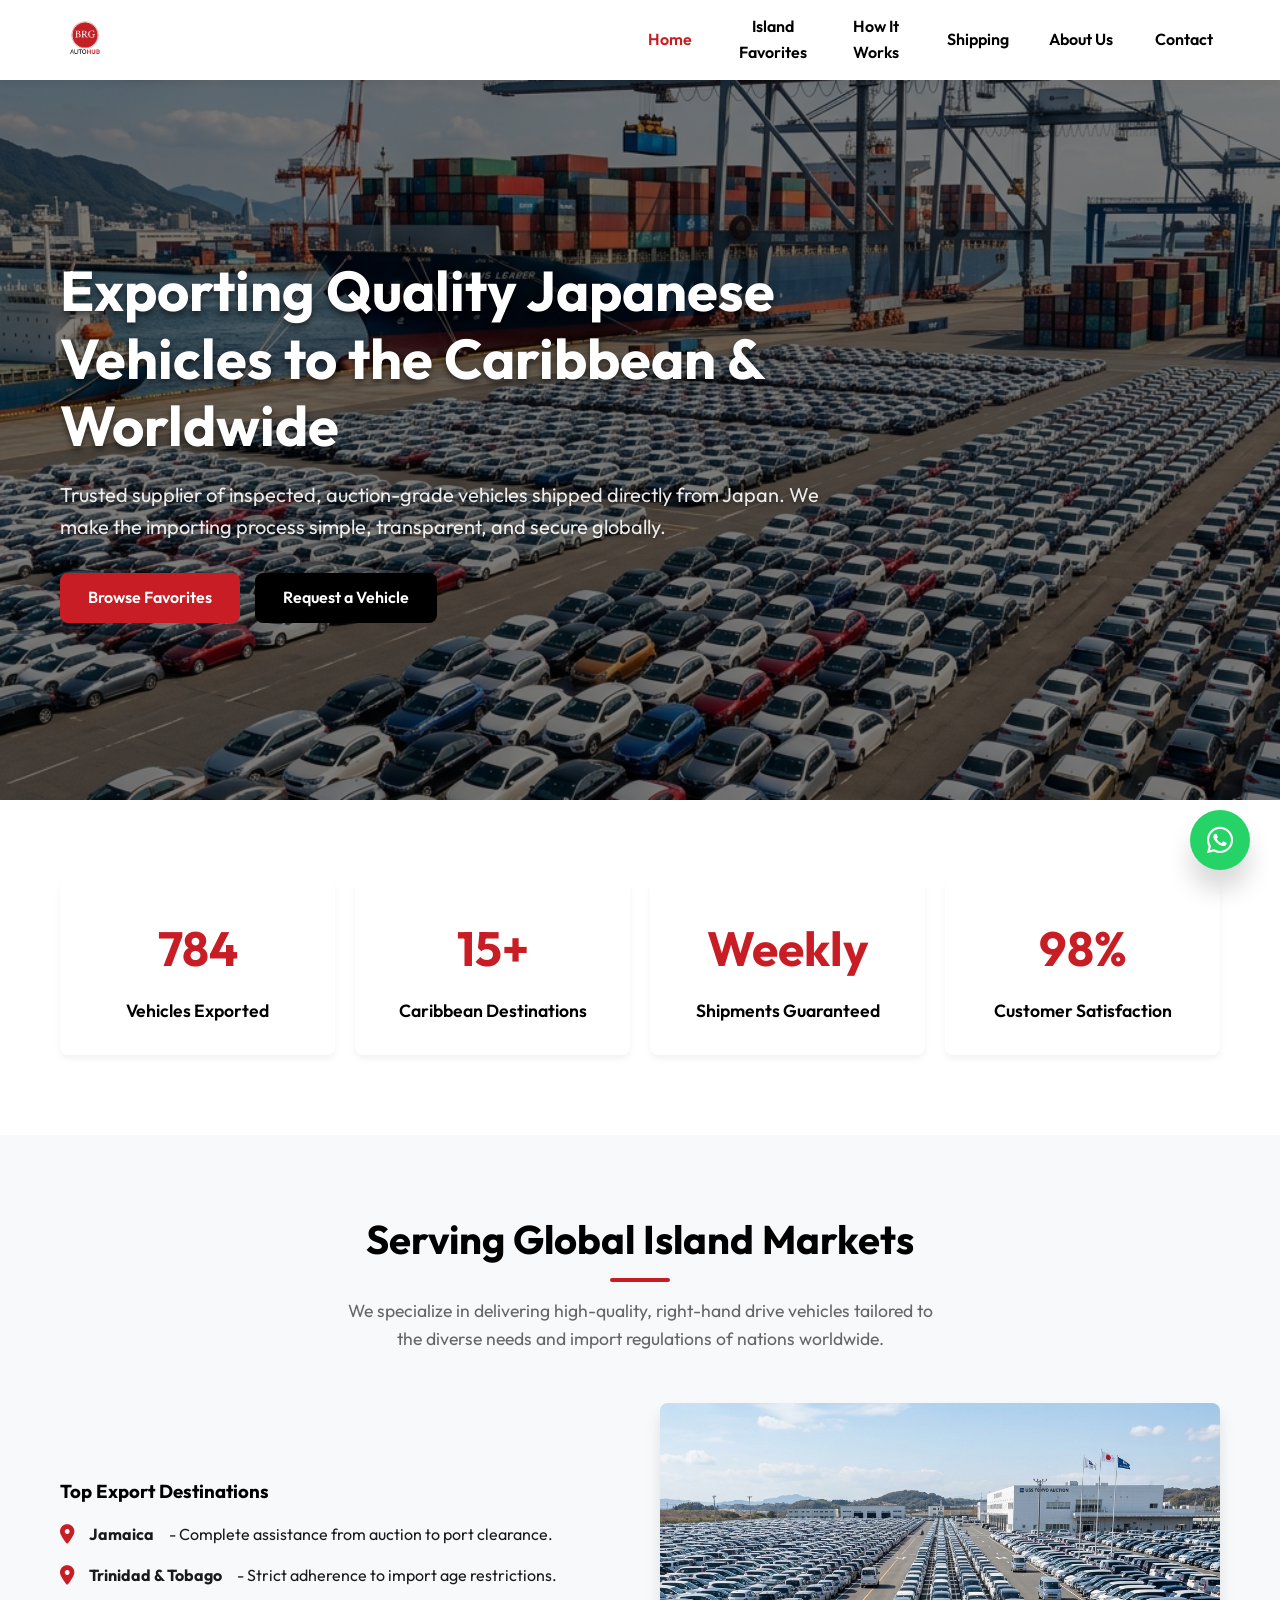
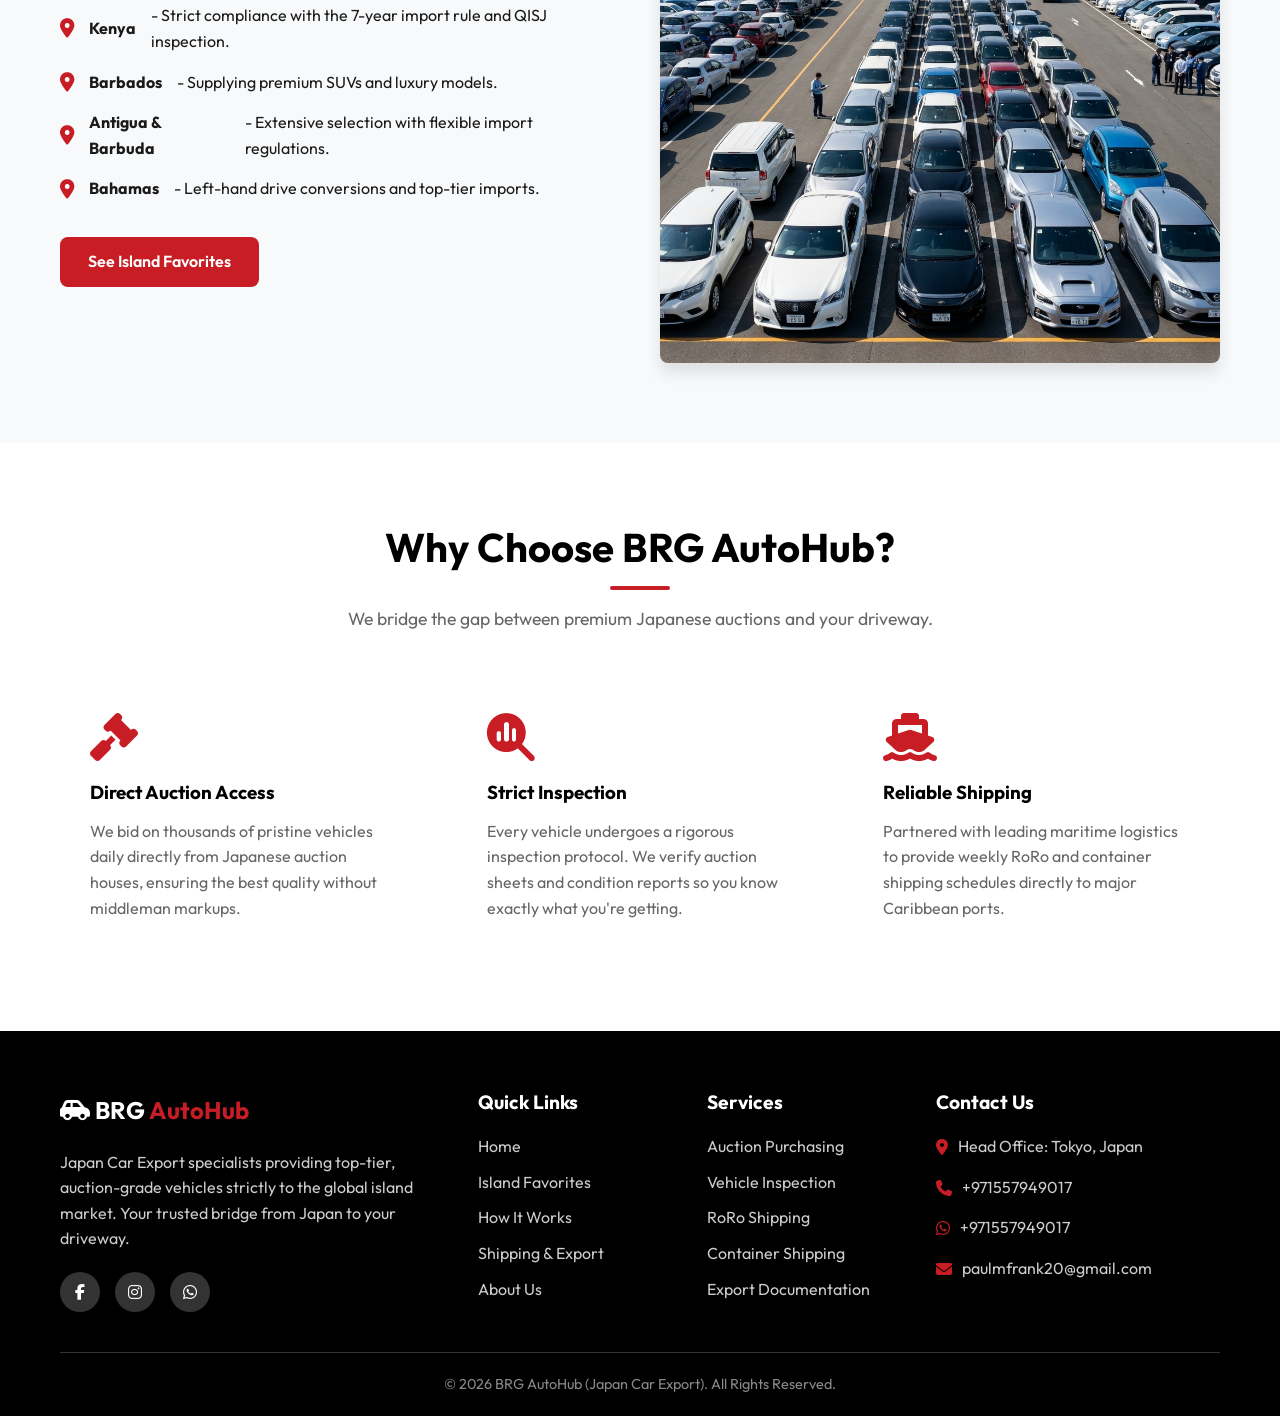
<file: index.html>
<!DOCTYPE html>
<html lang="en">

<head>
    <meta charset="UTF-8">
    <meta name="viewport" content="width=device-width, initial-scale=1.0">
    <title>Japan Car Export | Quality Vehicles to the Caribbean & Global Islands</title>
    <meta name="description"
        content="Trusted supplier of inspected, auction-grade Japanese vehicles exported directly to Jamaica, Trinidad & Tobago, Bahamas, Kenya, Antigua and Barbuda, and the wider global market.">
    <link rel="stylesheet" href="css/styles.css">
    <link rel="stylesheet" href="https://cdnjs.cloudflare.com/ajax/libs/font-awesome/6.4.0/css/all.min.css">
</head>

<body>

    <!-- Header Navigation -->
    <header>
        <div class="container nav-container">
            <a href="index.html" class="logo">
                <img src="images/logo.png" alt="BRG AutoHub Logo">
            </a>

            <button class="mobile-menu-btn">
                <i class="fa-solid fa-bars"></i>
            </button>

            <ul class="nav-links">
                <li><a href="index.html">Home</a></li>
                <li><a href="favorites.html">Island Favorites</a></li>
                <li><a href="how-it-works.html">How It Works</a></li>
                <li><a href="shipping.html">Shipping</a></li>
                <li><a href="about.html">About Us</a></li>
                <li><a href="contact.html">Contact</a></li>
            </ul>
        </div>
    </header>

    <!-- Hero Section -->
    <section class="hero">
        <img src="images/hero.png" alt="Container ships at port" class="hero-bg">
        <div class="container relative z-index-2">
            <div class="hero-content fade-up">
                <h1>Exporting Quality Japanese Vehicles to the Caribbean & Worldwide</h1>
                <p>Trusted supplier of inspected, auction-grade vehicles shipped directly from Japan. We make the
                    importing process simple, transparent, and secure globally.</p>
                <div class="hero-btns">
                    <a href="favorites.html" class="btn btn-primary">Browse Favorites</a>
                    <a href="contact.html" class="btn btn-secondary">Request a Vehicle</a>
                </div>
            </div>
        </div>
    </section>

    <!-- Stats Section -->
    <section class="section">
        <div class="container">
            <div class="stats-container fade-up">
                <div class="stat-item">
                    <div class="stat-number counter" data-target="3500" data-plus="true">0</div>
                    <div class="stat-label">Vehicles Exported</div>
                </div>
                <div class="stat-item">
                    <div class="stat-number counter" data-target="15" data-plus="true">0</div>
                    <div class="stat-label">Caribbean Destinations</div>
                </div>
                <div class="stat-item">
                    <div class="stat-number">Weekly</div>
                    <div class="stat-label">Shipments Guaranteed</div>
                </div>
                <div class="stat-item">
                    <div class="stat-number">98%</div>
                    <div class="stat-label">Customer Satisfaction</div>
                </div>
            </div>
        </div>
    </section>

    <!-- Caribbean Focus Section -->
    <section class="section section-light">
        <div class="container">
            <h2 class="section-title fade-up">Serving Global Island Markets</h2>
            <p class="section-subtitle fade-up">We specialize in delivering high-quality, right-hand drive vehicles
                tailored to the diverse needs and import regulations of nations worldwide.</p>

            <div class="grid-2 fade-up" style="margin-top: 40px;">
                <div>
                    <h3 style="margin-bottom: 20px;">Top Export Destinations</h3>
                    <ul style="list-style: none; padding: 0;">
                        <li style="margin-bottom: 15px; display: flex; align-items: center; gap: 15px;">
                            <i class="fa-solid fa-location-dot" style="color: var(--primary); font-size: 1.2rem;"></i>
                            <strong>Jamaica</strong> - Complete assistance from auction to port clearance.
                        </li>
                        <li style="margin-bottom: 15px; display: flex; align-items: center; gap: 15px;">
                            <i class="fa-solid fa-location-dot" style="color: var(--primary); font-size: 1.2rem;"></i>
                            <strong>Trinidad & Tobago</strong> - Strict adherence to import age restrictions.
                        </li>
                        <li style="margin-bottom: 15px; display: flex; align-items: center; gap: 15px;">
                            <i class="fa-solid fa-location-dot" style="color: var(--primary); font-size: 1.2rem;"></i>
                            <strong>Kenya</strong> - Strict compliance with the 7-year import rule and QISJ inspection.
                        </li>
                        <li style="margin-bottom: 15px; display: flex; align-items: center; gap: 15px;">
                            <i class="fa-solid fa-location-dot" style="color: var(--primary); font-size: 1.2rem;"></i>
                            <strong>Barbados</strong> - Supplying premium SUVs and luxury models.
                        </li>
                        <li style="margin-bottom: 15px; display: flex; align-items: center; gap: 15px;">
                            <i class="fa-solid fa-location-dot" style="color: var(--primary); font-size: 1.2rem;"></i>
                            <strong>Antigua & Barbuda</strong> - Extensive selection with flexible import regulations.
                        </li>
                        <li style="margin-bottom: 15px; display: flex; align-items: center; gap: 15px;">
                            <i class="fa-solid fa-location-dot" style="color: var(--primary); font-size: 1.2rem;"></i>
                            <strong>Bahamas</strong> - Left-hand drive conversions and top-tier imports.
                        </li>
                    </ul>
                    <a href="favorites.html" class="btn btn-primary" style="margin-top: 20px;">See Island Favorites</a>
                </div>
                <div>
                    <!-- Visual representation of shipment -->
                    <img src="images/auction.png" alt="Japan Car Auction Yard"
                        style="border-radius: var(--radius); box-shadow: var(--shadow-md);">
                </div>
            </div>
        </div>
    </section>

    <!-- Visual Process Overview -->
    <section class="section">
        <div class="container text-center">
            <h2 class="section-title fade-up">Why Choose BRG AutoHub?</h2>
            <p class="section-subtitle fade-up">We bridge the gap between premium Japanese auctions and your driveway.
            </p>

            <div class="grid-3 fade-up" style="margin-top: 50px;">
                <div class="card" style="padding: 30px; border: none; background: transparent; box-shadow: none;">
                    <i class="fa-solid fa-gavel"
                        style="font-size: 3rem; color: var(--primary); margin-bottom: 20px;"></i>
                    <h3>Direct Auction Access</h3>
                    <p style="color: var(--text-grey); margin-top: 15px;">We bid on thousands of pristine vehicles daily
                        directly from Japanese auction houses, ensuring the best quality without middleman markups.</p>
                </div>
                <div class="card" style="padding: 30px; border: none; background: transparent; box-shadow: none;">
                    <i class="fa-solid fa-magnifying-glass-chart"
                        style="font-size: 3rem; color: var(--primary); margin-bottom: 20px;"></i>
                    <h3>Strict Inspection</h3>
                    <p style="color: var(--text-grey); margin-top: 15px;">Every vehicle undergoes a rigorous inspection
                        protocol. We verify auction sheets and condition reports so you know exactly what you're
                        getting.</p>
                </div>
                <div class="card" style="padding: 30px; border: none; background: transparent; box-shadow: none;">
                    <i class="fa-solid fa-ship"
                        style="font-size: 3rem; color: var(--primary); margin-bottom: 20px;"></i>
                    <h3>Reliable Shipping</h3>
                    <p style="color: var(--text-grey); margin-top: 15px;">Partnered with leading maritime logistics to
                        provide weekly RoRo and container shipping schedules directly to major Caribbean ports.</p>
                </div>
            </div>
        </div>
    </section>

    <!-- Footer -->
    <footer>
        <div class="container">
            <div class="footer-grid">
                <div>
                    <div class="footer-logo">
                        <i class="fa-solid fa-car-side"></i> BRG <span>AutoHub</span>
                    </div>
                    <p class="footer-desc">Japan Car Export specialists providing top-tier, auction-grade vehicles
                        strictly to the global island market. Your trusted bridge from Japan to your driveway.</p>
                    <div class="social-links">
                        <a href="https://www.facebook.com/brgautohubjamaica?mibextid=ZbWKwL" target="_blank"
                            class="social-btn"><i class="fa-brands fa-facebook-f"></i></a>
                        <a href="#" class="social-btn"><i class="fa-brands fa-instagram"></i></a>
                        <a href="#" class="social-btn"><i class="fa-brands fa-whatsapp"></i></a>
                    </div>
                </div>

                <div>
                    <h4 class="footer-heading">Quick Links</h4>
                    <ul class="footer-links">
                        <li><a href="index.html">Home</a></li>
                        <li><a href="favorites.html">Island Favorites</a></li>
                        <li><a href="how-it-works.html">How It Works</a></li>
                        <li><a href="shipping.html">Shipping & Export</a></li>
                        <li><a href="about.html">About Us</a></li>
                    </ul>
                </div>

                <div>
                    <h4 class="footer-heading">Services</h4>
                    <ul class="footer-links">
                        <li><a href="#">Auction Purchasing</a></li>
                        <li><a href="#">Vehicle Inspection</a></li>
                        <li><a href="#">RoRo Shipping</a></li>
                        <li><a href="#">Container Shipping</a></li>
                        <li><a href="#">Export Documentation</a></li>
                    </ul>
                </div>

                <div>
                    <h4 class="footer-heading">Contact Us</h4>
                    <ul class="footer-links footer-contact">
                        <li><i class="fa-solid fa-location-dot"></i> <span>Head Office: Tokyo, Japan</span></li>
                        <li><i class="fa-solid fa-phone"></i> <span>+971557949017</span></li>
                        <li><i class="fa-brands fa-whatsapp"></i> <span>+971557949017</span></li>
                        <li><i class="fa-solid fa-envelope"></i> <span>paulmfrank20@gmail.com</span></li>
                    </ul>
                </div>
            </div>

            <div class="footer-bottom">
                <p>&copy; 2026 BRG AutoHub (Japan Car Export). All Rights Reserved.</p>
            </div>
        </div>
    </footer>

    <!-- WhatsApp Floating Button -->
    <a href="https://wa.me/971557949017" class="whatsapp-float" target="_blank" rel="noopener noreferrer">
        <i class="fa-brands fa-whatsapp"></i>
    </a>

    <script src="js/main.js"></script>
</body>

</html>
</file>
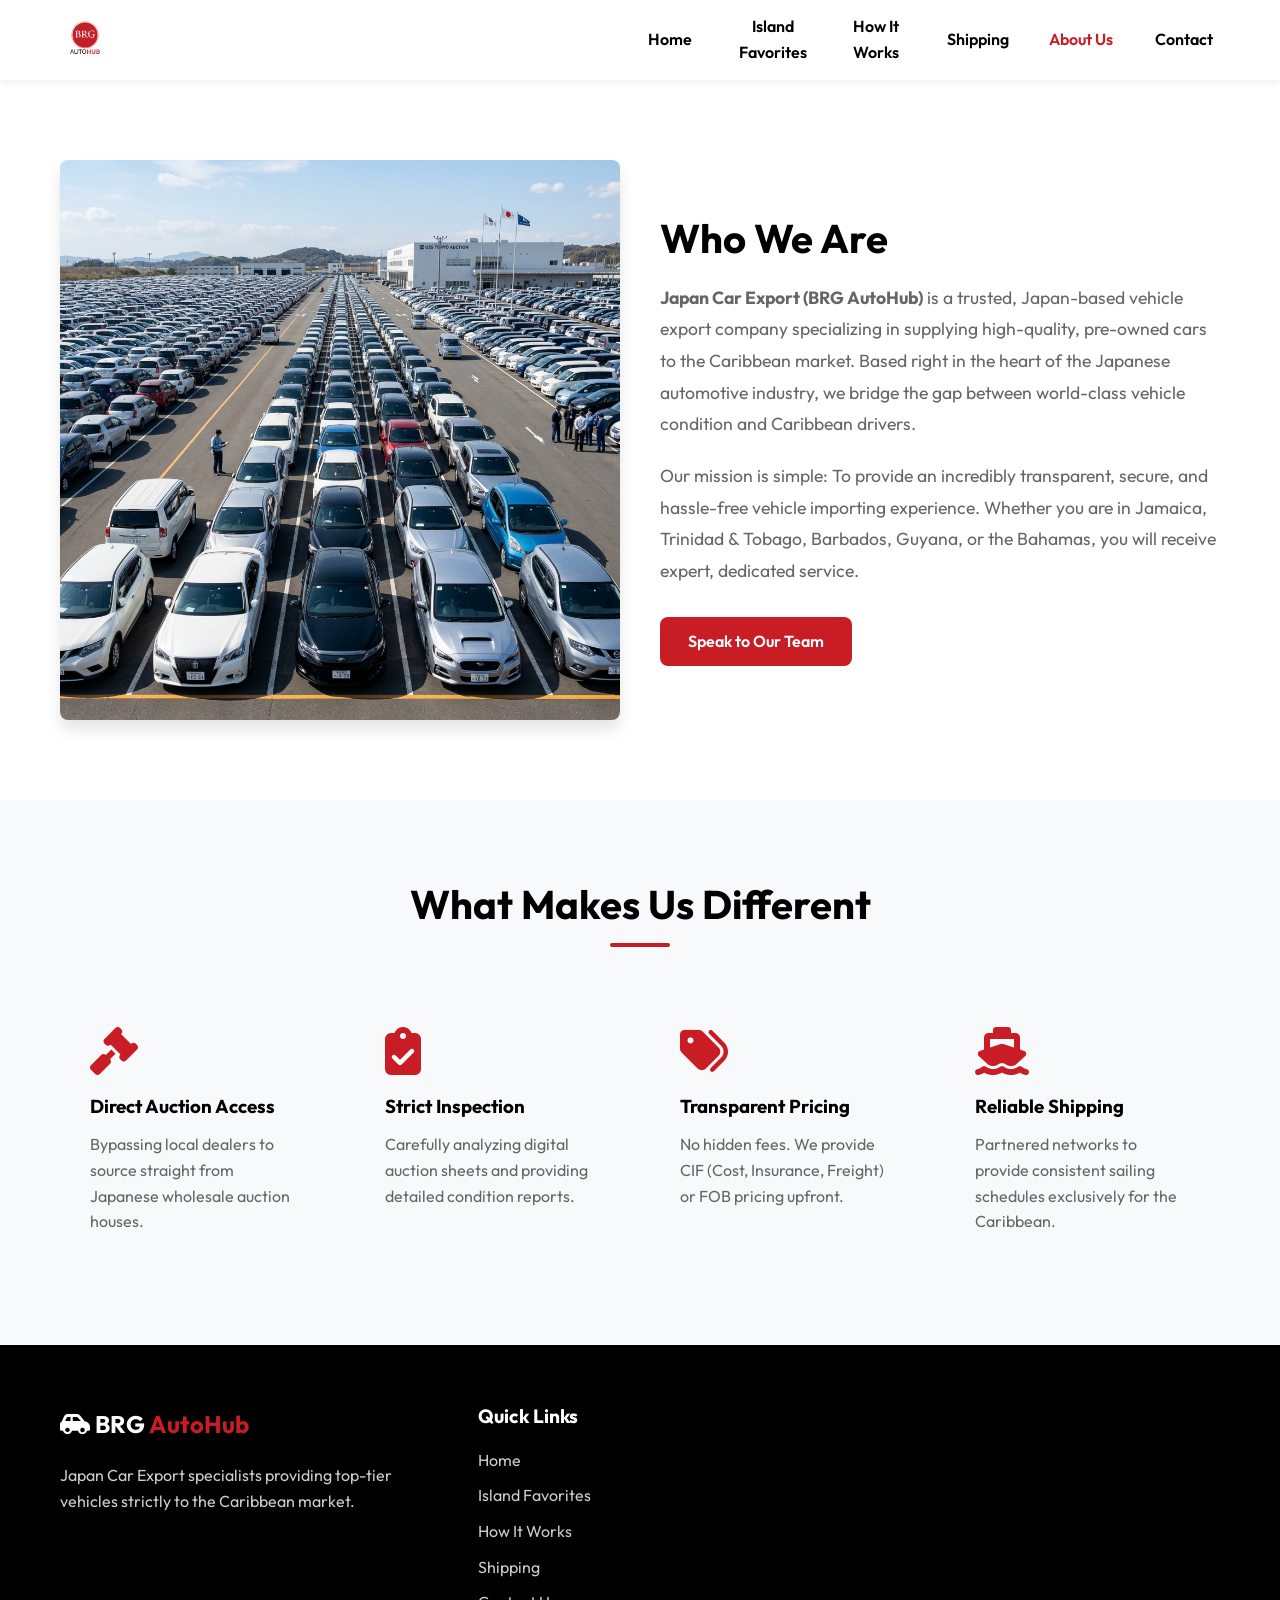
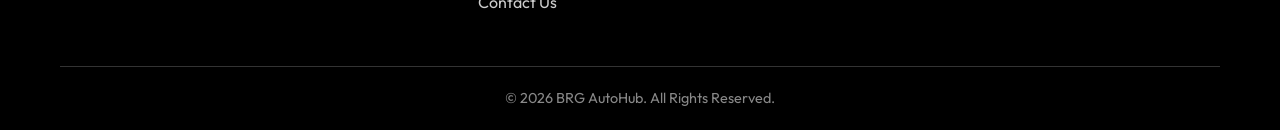
<file: about.html>
<!DOCTYPE html>
<html lang="en">
<head>
    <meta charset="UTF-8">
    <meta name="viewport" content="width=device-width, initial-scale=1.0">
    <title>About Us | Japan Car Export</title>
    <meta name="description" content="Japan Car Export (BRG AutoHub) is a Japan-based vehicle export company supplying reliable cars to the Caribbean.">
    <link rel="stylesheet" href="css/styles.css">
    <link rel="stylesheet" href="https://cdnjs.cloudflare.com/ajax/libs/font-awesome/6.4.0/css/all.min.css">
</head>
<body>

    <!-- Header Navigation -->
    <header>
        <div class="container nav-container">
            <a href="index.html" class="logo">
                <img src="images/logo.png" alt="BRG AutoHub Logo">
            </a>
            
            <button class="mobile-menu-btn">
                <i class="fa-solid fa-bars"></i>
            </button>
            
            <ul class="nav-links">
                <li><a href="index.html">Home</a></li>
                <li><a href="favorites.html">Island Favorites</a></li>
                <li><a href="how-it-works.html">How It Works</a></li>
                <li><a href="shipping.html">Shipping</a></li>
                <li><a href="about.html" class="active">About Us</a></li>
                <li><a href="contact.html">Contact</a></li>
            </ul>
        </div>
    </header>

    <section class="section">
        <div class="container">
            <div class="grid-2 fade-up">
                <div>
                    <img src="images/auction.png" alt="Japan Car Export Team at Auction" style="border-radius: var(--radius); box-shadow: var(--shadow-md);">
                </div>
                <div>
                    <h1 style="font-size: 2.5rem; margin-bottom: 20px;">Who We Are</h1>
                    <p style="color: var(--text-grey); margin-bottom: 20px; font-size: 1.1rem; line-height: 1.8;">
                        <strong>Japan Car Export (BRG AutoHub)</strong> is a trusted, Japan-based vehicle export company specializing in supplying high-quality, pre-owned cars to the Caribbean market. Based right in the heart of the Japanese automotive industry, we bridge the gap between world-class vehicle condition and Caribbean drivers.
                    </p>
                    <p style="color: var(--text-grey); margin-bottom: 30px; font-size: 1.1rem; line-height: 1.8;">
                        Our mission is simple: To provide an incredibly transparent, secure, and hassle-free vehicle importing experience. Whether you are in Jamaica, Trinidad & Tobago, Barbados, Guyana, or the Bahamas, you will receive expert, dedicated service.
                    </p>
                    <a href="contact.html" class="btn btn-primary">Speak to Our Team</a>
                </div>
            </div>
        </div>
    </section>

    <section class="section section-light text-center">
        <div class="container">
            <h2 class="section-title fade-up">What Makes Us Different</h2>
            <div class="grid-4 fade-up" style="margin-top: 50px;">
                <div class="card" style="padding: 30px; box-shadow: none; border: none; background: transparent;">
                    <i class="fa-solid fa-gavel" style="font-size: 3rem; color: var(--primary); margin-bottom: 20px;"></i>
                    <h3 style="margin-bottom: 15px;">Direct Auction Access</h3>
                    <p style="color: var(--text-grey);">Bypassing local dealers to source straight from Japanese wholesale auction houses.</p>
                </div>
                <div class="card" style="padding: 30px; box-shadow: none; border: none; background: transparent;">
                    <i class="fa-solid fa-clipboard-check" style="font-size: 3rem; color: var(--primary); margin-bottom: 20px;"></i>
                    <h3 style="margin-bottom: 15px;">Strict Inspection</h3>
                    <p style="color: var(--text-grey);">Carefully analyzing digital auction sheets and providing detailed condition reports.</p>
                </div>
                <div class="card" style="padding: 30px; box-shadow: none; border: none; background: transparent;">
                    <i class="fa-solid fa-tags" style="font-size: 3rem; color: var(--primary); margin-bottom: 20px;"></i>
                    <h3 style="margin-bottom: 15px;">Transparent Pricing</h3>
                    <p style="color: var(--text-grey);">No hidden fees. We provide CIF (Cost, Insurance, Freight) or FOB pricing upfront.</p>
                </div>
                <div class="card" style="padding: 30px; box-shadow: none; border: none; background: transparent;">
                    <i class="fa-solid fa-ship" style="font-size: 3rem; color: var(--primary); margin-bottom: 20px;"></i>
                    <h3 style="margin-bottom: 15px;">Reliable Shipping</h3>
                    <p style="color: var(--text-grey);">Partnered networks to provide consistent sailing schedules exclusively for the Caribbean.</p>
                </div>
            </div>
        </div>
    </section>

    <!-- Footer -->
    <footer>
        <div class="container">
            <div class="footer-grid">
                <div>
                    <div class="footer-logo"><i class="fa-solid fa-car-side"></i> BRG <span>AutoHub</span></div>
                    <p class="footer-desc">Japan Car Export specialists providing top-tier vehicles strictly to the Caribbean market.</p>
                </div>
                <div>
                    <h4 class="footer-heading">Quick Links</h4>
                    <ul class="footer-links">
                        <li><a href="index.html">Home</a></li>
                        <li><a href="favorites.html">Island Favorites</a></li>
                        <li><a href="how-it-works.html">How It Works</a></li>
                        <li><a href="shipping.html">Shipping</a></li>
                        <li><a href="contact.html">Contact Us</a></li>
                    </ul>
                </div>
            </div>
            <div class="footer-bottom">
                <p>&copy; 2026 BRG AutoHub. All Rights Reserved.</p>
            </div>
        </div>
    </footer>
    <script src="js/main.js"></script>
</body>
</html>
</file>
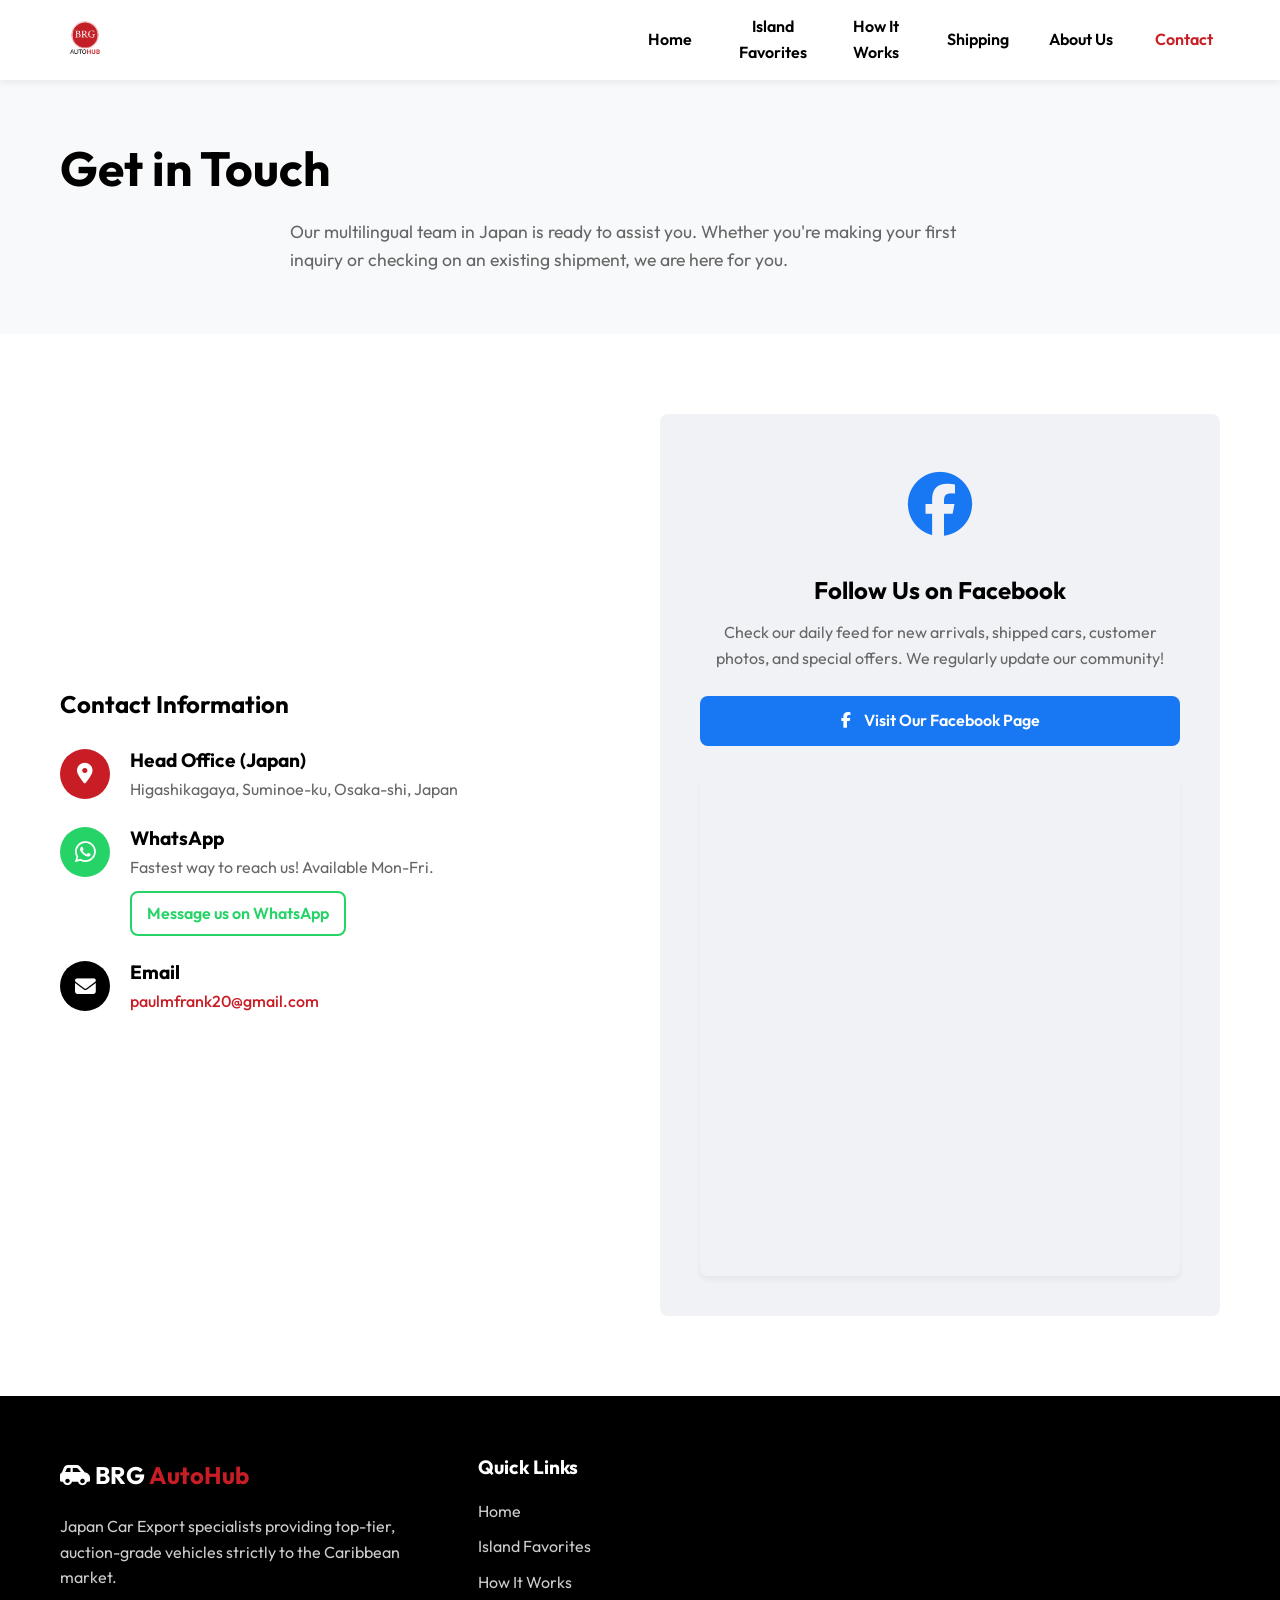
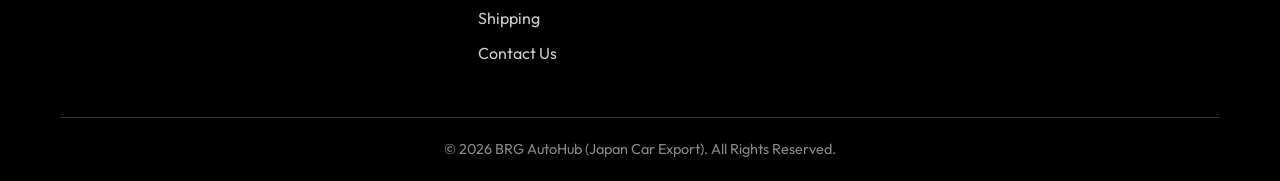
<file: contact.html>
<!DOCTYPE html>
<html lang="en">

<head>
    <meta charset="UTF-8">
    <meta name="viewport" content="width=device-width, initial-scale=1.0">
    <title>Contact Us | Japan Car Export</title>
    <meta name="description"
        content="Contact Japan Car Export via WhatsApp, Email, or visit our Japan Head Office. Check our Facebook page.">
    <link rel="stylesheet" href="css/styles.css">
    <link rel="stylesheet" href="https://cdnjs.cloudflare.com/ajax/libs/font-awesome/6.4.0/css/all.min.css">
</head>

<body>

    <!-- Header Navigation -->
    <header>
        <div class="container nav-container">
            <a href="index.html" class="logo">
                <img src="images/logo.png" alt="BRG AutoHub Logo">
            </a>

            <button class="mobile-menu-btn">
                <i class="fa-solid fa-bars"></i>
            </button>

            <ul class="nav-links">
                <li><a href="index.html">Home</a></li>
                <li><a href="favorites.html">Island Favorites</a></li>
                <li><a href="how-it-works.html">How It Works</a></li>
                <li><a href="shipping.html">Shipping</a></li>
                <li><a href="about.html">About Us</a></li>
                <li><a href="contact.html" class="active">Contact</a></li>
            </ul>
        </div>
    </header>

    <section class="section section-light" style="padding: 60px 0;">
        <div class="container text-center">
            <h1 class="fade-up" style="font-size: 3rem; margin-bottom: 20px;">Get in Touch</h1>
            <p class="fade-up" style="max-width: 700px; margin: 0 auto; color: var(--text-grey); font-size: 1.1rem;">
                Our multilingual team in Japan is ready to assist you. Whether you're making your first inquiry or
                checking on an existing shipment, we are here for you.
            </p>
        </div>
    </section>

    <section class="section">
        <div class="container">
            <div class="grid-2 fade-up">

                <!-- Contact Methods -->
                <div>
                    <h2 style="margin-bottom: 30px;">Contact Information</h2>

                    <div style="margin-bottom: 25px; display: flex; align-items: flex-start; gap: 20px;">
                        <div
                            style="width: 50px; height: 50px; background-color: var(--primary); color: white; display: flex; align-items: center; justify-content: center; border-radius: 50%; font-size: 1.3rem; flex-shrink: 0;">
                            <i class="fa-solid fa-location-dot"></i>
                        </div>
                        <div>
                            <h3 style="font-size: 1.2rem; margin-bottom: 5px;">Head Office (Japan)</h3>
                            <p style="color: var(--text-grey);">Higashikagaya, Suminoe-ku, Osaka-shi, Japan</p>
                        </div>
                    </div>

                    <div style="margin-bottom: 25px; display: flex; align-items: flex-start; gap: 20px;">
                        <div
                            style="width: 50px; height: 50px; background-color: #25d366; color: white; display: flex; align-items: center; justify-content: center; border-radius: 50%; font-size: 1.5rem; flex-shrink: 0;">
                            <i class="fa-brands fa-whatsapp"></i>
                        </div>
                        <div>
                            <h3 style="font-size: 1.2rem; margin-bottom: 5px;">WhatsApp</h3>
                            <p style="color: var(--text-grey); margin-bottom: 10px;">Fastest way to reach us! Available
                                Mon-Fri.</p>
                            <a href="https://wa.me/971557949017" target="_blank" class="btn btn-outline"
                                style="padding: 8px 15px; border-color: #25d366; color: #25d366;">Message us on
                                WhatsApp</a>
                        </div>
                    </div>

                    <div style="margin-bottom: 25px; display: flex; align-items: flex-start; gap: 20px;">
                        <div
                            style="width: 50px; height: 50px; background-color: var(--secondary); color: white; display: flex; align-items: center; justify-content: center; border-radius: 50%; font-size: 1.3rem; flex-shrink: 0;">
                            <i class="fa-solid fa-envelope"></i>
                        </div>
                        <div>
                            <h3 style="font-size: 1.2rem; margin-bottom: 5px;">Email</h3>
                            <a href="mailto:paulmfrank20@gmail.com"
                                style="color: var(--primary); font-weight: 500;">paulmfrank20@gmail.com</a>
                        </div>
                    </div>
                </div>

                <!-- Facebook Panel -->
                <div
                    style="background-color: #F0F2F5; padding: 40px; border-radius: var(--radius); text-align: center;">
                    <div style="font-size: 4rem; color: #1877F2; margin-bottom: 20px;">
                        <i class="fa-brands fa-facebook"></i>
                    </div>
                    <h2 style="margin-bottom: 15px;">Follow Us on Facebook</h2>
                    <p style="color: var(--text-grey); margin-bottom: 25px;">Check our daily feed for new arrivals,
                        shipped cars, customer photos, and special offers. We regularly update our community!</p>
                    <a href="https://www.facebook.com/brgautohubjamaica?mibextid=ZbWKwL" target="_blank"
                        class="btn btn-primary" style="background-color: #1877F2; width: 100%;">
                        <i class="fa-brands fa-facebook-f" style="margin-right: 10px;"></i> Visit Our Facebook Page
                    </a>
                    <div style="margin-top: 30px; display: flex; justify-content: center; overflow: hidden; border-radius: 8px; box-shadow: var(--shadow-sm);">
                        <iframe src="https://www.facebook.com/plugins/page.php?href=https%3A%2F%2Fwww.facebook.com%2Fbrgautohubjamaica&tabs=timeline&width=340&height=500&small_header=false&adapt_container_width=true&hide_cover=false&show_facepile=true&appId" width="340" height="500" style="border:none;overflow:hidden" scrolling="no" frameborder="0" allowfullscreen="true" allow="autoplay; clipboard-write; encrypted-media; picture-in-picture; web-share"></iframe>
                    </div>
                </div>

            </div>
        </div>
    </section>

    <!-- Footer -->
    <footer>
        <div class="container">
            <div class="footer-grid">
                <div>
                    <div class="footer-logo">
                        <i class="fa-solid fa-car-side"></i> BRG <span>AutoHub</span>
                    </div>
                    <p class="footer-desc">Japan Car Export specialists providing top-tier, auction-grade vehicles
                        strictly to the Caribbean market.</p>
                </div>
                <div>
                    <h4 class="footer-heading">Quick Links</h4>
                    <ul class="footer-links">
                        <li><a href="index.html">Home</a></li>
                        <li><a href="favorites.html">Island Favorites</a></li>
                        <li><a href="how-it-works.html">How It Works</a></li>
                        <li><a href="shipping.html">Shipping</a></li>
                        <li><a href="contact.html">Contact Us</a></li>
                    </ul>
                </div>
            </div>
            <div class="footer-bottom">
                <p>&copy; 2026 BRG AutoHub (Japan Car Export). All Rights Reserved.</p>
            </div>
        </div>
    </footer>

    <script src="js/main.js"></script>
</body>

</html>
</file>
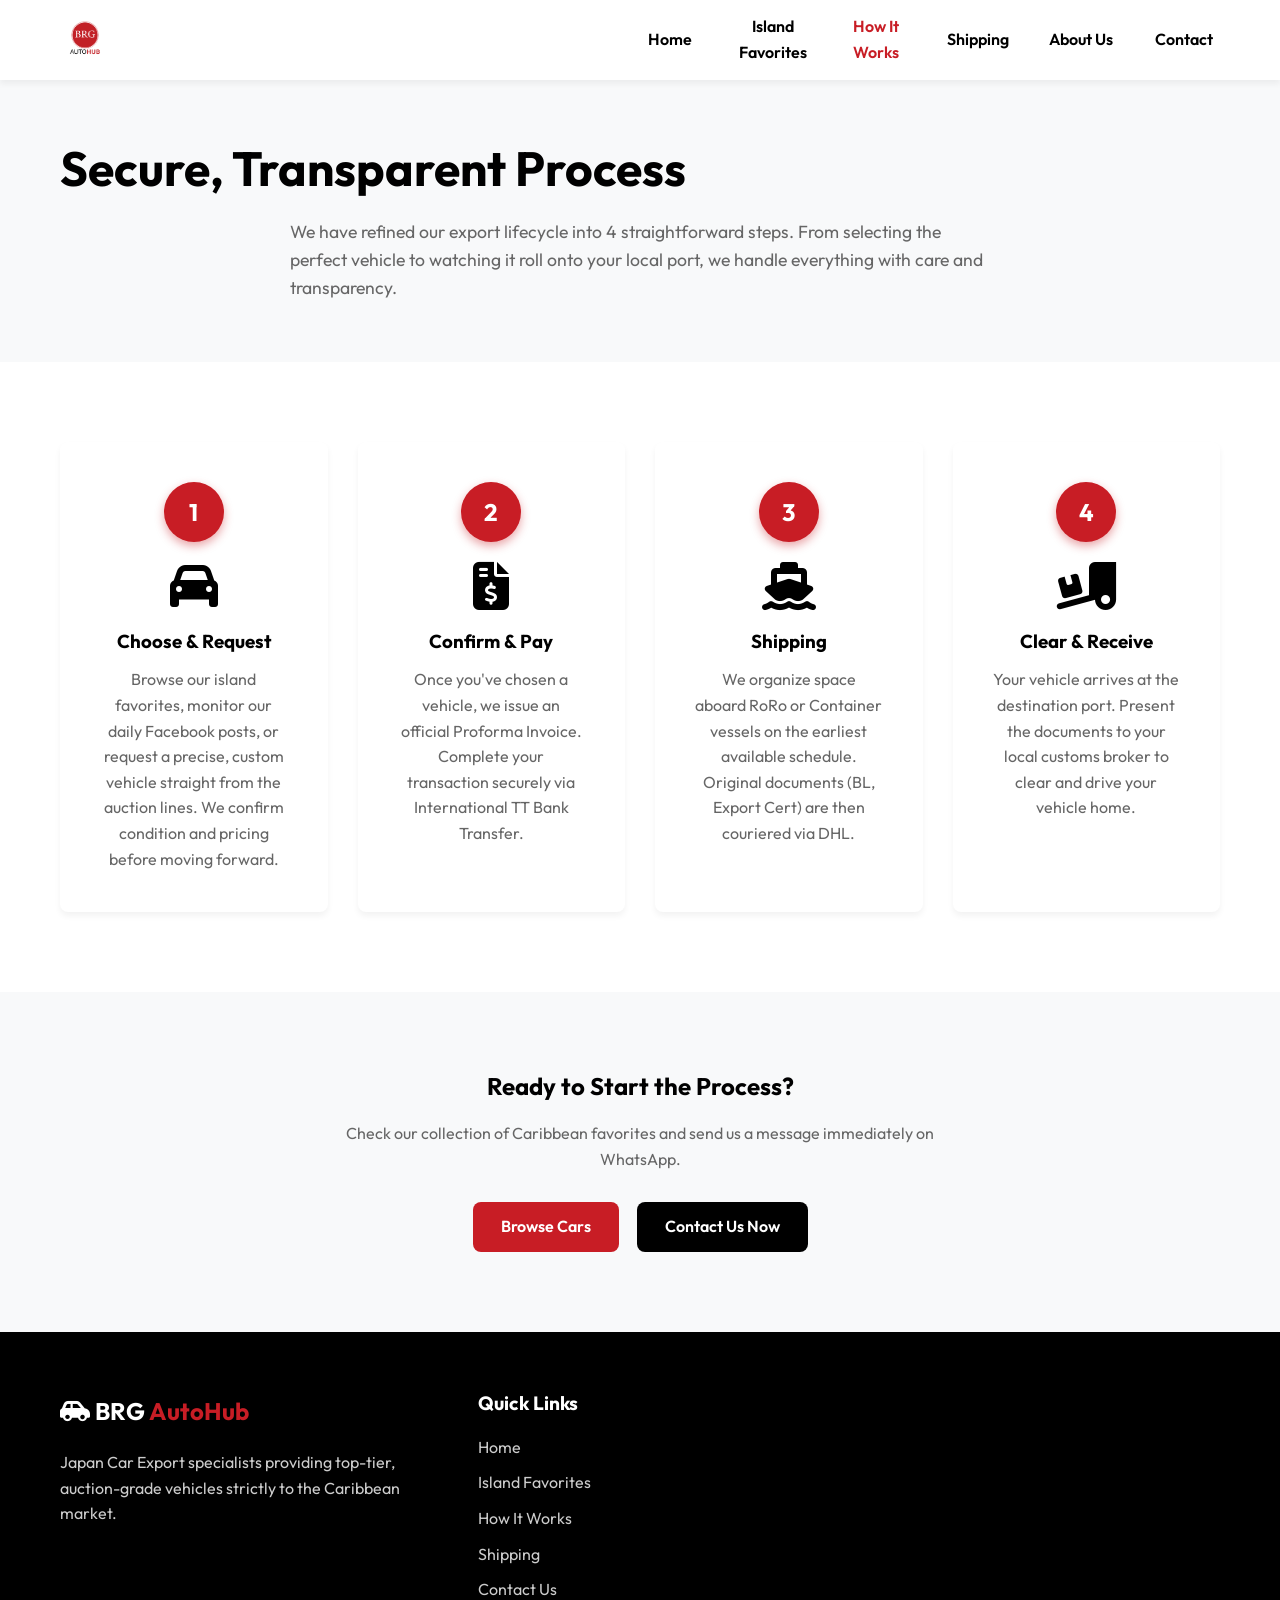
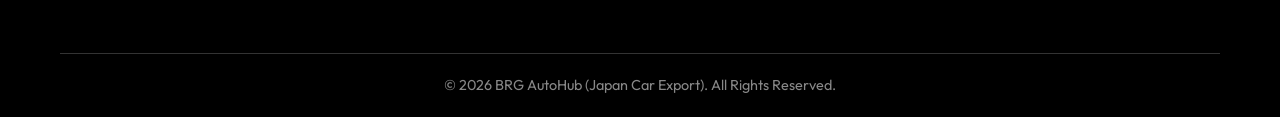
<file: how-it-works.html>
<!DOCTYPE html>
<html lang="en">
<head>
    <meta charset="UTF-8">
    <meta name="viewport" content="width=device-width, initial-scale=1.0">
    <title>How It Works | Japan Car Export</title>
    <meta name="description" content="Learn our simple, transparent 4-step process for exporting vehicles from Japan to the Caribbean.">
    <link rel="stylesheet" href="css/styles.css">
    <link rel="stylesheet" href="https://cdnjs.cloudflare.com/ajax/libs/font-awesome/6.4.0/css/all.min.css">
    <style>
        .step-card {
            background: #FFF;
            padding: 40px;
            border-radius: var(--radius);
            box-shadow: var(--shadow-sm);
            text-align: center;
            position: relative;
            z-index: 2;
            transition: var(--transition);
        }
        .step-card:hover {
            transform: translateY(-5px);
            box-shadow: var(--shadow-md);
        }
        .step-number {
            width: 60px;
            height: 60px;
            background-color: var(--primary);
            color: #FFF;
            border-radius: 50%;
            display: flex;
            align-items: center;
            justify-content: center;
            font-size: 1.5rem;
            font-weight: 700;
            margin: 0 auto 20px;
            box-shadow: 0 4px 10px rgba(200, 29, 37, 0.4);
        }
        .step-icon {
            font-size: 3rem;
            color: var(--secondary);
            margin-bottom: 20px;
        }
    </style>
</head>
<body>

    <!-- Header Navigation -->
    <header>
        <div class="container nav-container">
            <a href="index.html" class="logo">
                <img src="images/logo.png" alt="BRG AutoHub Logo">
            </a>
            
            <button class="mobile-menu-btn">
                <i class="fa-solid fa-bars"></i>
            </button>
            
            <ul class="nav-links">
                <li><a href="index.html">Home</a></li>
                <li><a href="favorites.html">Island Favorites</a></li>
                <li><a href="how-it-works.html" class="active">How It Works</a></li>
                <li><a href="shipping.html">Shipping</a></li>
                <li><a href="about.html">About Us</a></li>
                <li><a href="contact.html">Contact</a></li>
            </ul>
        </div>
    </header>

    <section class="section section-light" style="padding: 60px 0;">
        <div class="container text-center">
            <h1 class="fade-up" style="font-size: 3rem; margin-bottom: 20px;">Secure, Transparent Process</h1>
            <p class="fade-up" style="max-width: 700px; margin: 0 auto; color: var(--text-grey); font-size: 1.1rem;">
                We have refined our export lifecycle into 4 straightforward steps. From selecting the perfect vehicle to watching it roll onto your local port, we handle everything with care and transparency.
            </p>
        </div>
    </section>

    <!-- 4 Steps Section -->
    <section class="section relative">
        <div class="container">
            <div class="grid-4" style="gap: 30px;">
                
                <!-- Step 1 -->
                <div class="step-card fade-up">
                    <div class="step-number">1</div>
                    <i class="fa-solid fa-car step-icon"></i>
                    <h3>Choose & Request</h3>
                    <p style="color: var(--text-grey); margin-top: 15px;">Browse our island favorites, monitor our daily Facebook posts, or request a precise, custom vehicle straight from the auction lines. We confirm condition and pricing before moving forward.</p>
                </div>

                <!-- Step 2 -->
                <div class="step-card fade-up" style="transition-delay: 0.1s;">
                    <div class="step-number">2</div>
                    <i class="fa-solid fa-file-invoice-dollar step-icon"></i>
                    <h3>Confirm & Pay</h3>
                    <p style="color: var(--text-grey); margin-top: 15px;">Once you've chosen a vehicle, we issue an official Proforma Invoice. Complete your transaction securely via International TT Bank Transfer.</p>
                </div>

                <!-- Step 3 -->
                <div class="step-card fade-up" style="transition-delay: 0.2s;">
                    <div class="step-number">3</div>
                    <i class="fa-solid fa-ship step-icon"></i>
                    <h3>Shipping</h3>
                    <p style="color: var(--text-grey); margin-top: 15px;">We organize space aboard RoRo or Container vessels on the earliest available schedule. Original documents (BL, Export Cert) are then couriered via DHL.</p>
                </div>

                <!-- Step 4 -->
                <div class="step-card fade-up" style="transition-delay: 0.3s;">
                    <div class="step-number">4</div>
                    <i class="fa-solid fa-truck-ramp-box step-icon"></i>
                    <h3>Clear & Receive</h3>
                    <p style="color: var(--text-grey); margin-top: 15px;">Your vehicle arrives at the destination port. Present the documents to your local customs broker to clear and drive your vehicle home.</p>
                </div>

            </div>
        </div>
    </section>

    <section class="section section-light" style="text-align: center;">
        <div class="container fade-up">
            <h2>Ready to Start the Process?</h2>
            <p style="color: var(--text-grey); margin: 20px auto 30px; max-width: 600px;">Check our collection of Caribbean favorites and send us a message immediately on WhatsApp.</p>
            <a href="favorites.html" class="btn btn-primary" style="margin-right: 15px;">Browse Cars</a>
            <a href="contact.html" class="btn btn-secondary">Contact Us Now</a>
        </div>
    </section>

    <!-- Footer -->
    <footer>
        <div class="container">
            <div class="footer-grid">
                <div>
                    <div class="footer-logo">
                        <i class="fa-solid fa-car-side"></i> BRG <span>AutoHub</span>
                    </div>
                    <p class="footer-desc">Japan Car Export specialists providing top-tier, auction-grade vehicles strictly to the Caribbean market.</p>
                </div>
                <div>
                    <h4 class="footer-heading">Quick Links</h4>
                    <ul class="footer-links">
                        <li><a href="index.html">Home</a></li>
                        <li><a href="favorites.html">Island Favorites</a></li>
                        <li><a href="how-it-works.html">How It Works</a></li>
                        <li><a href="shipping.html">Shipping</a></li>
                        <li><a href="contact.html">Contact Us</a></li>
                    </ul>
                </div>
            </div>
            <div class="footer-bottom">
                <p>&copy; 2026 BRG AutoHub (Japan Car Export). All Rights Reserved.</p>
            </div>
        </div>
    </footer>

    <script src="js/main.js"></script>
</body>
</html>
</file>
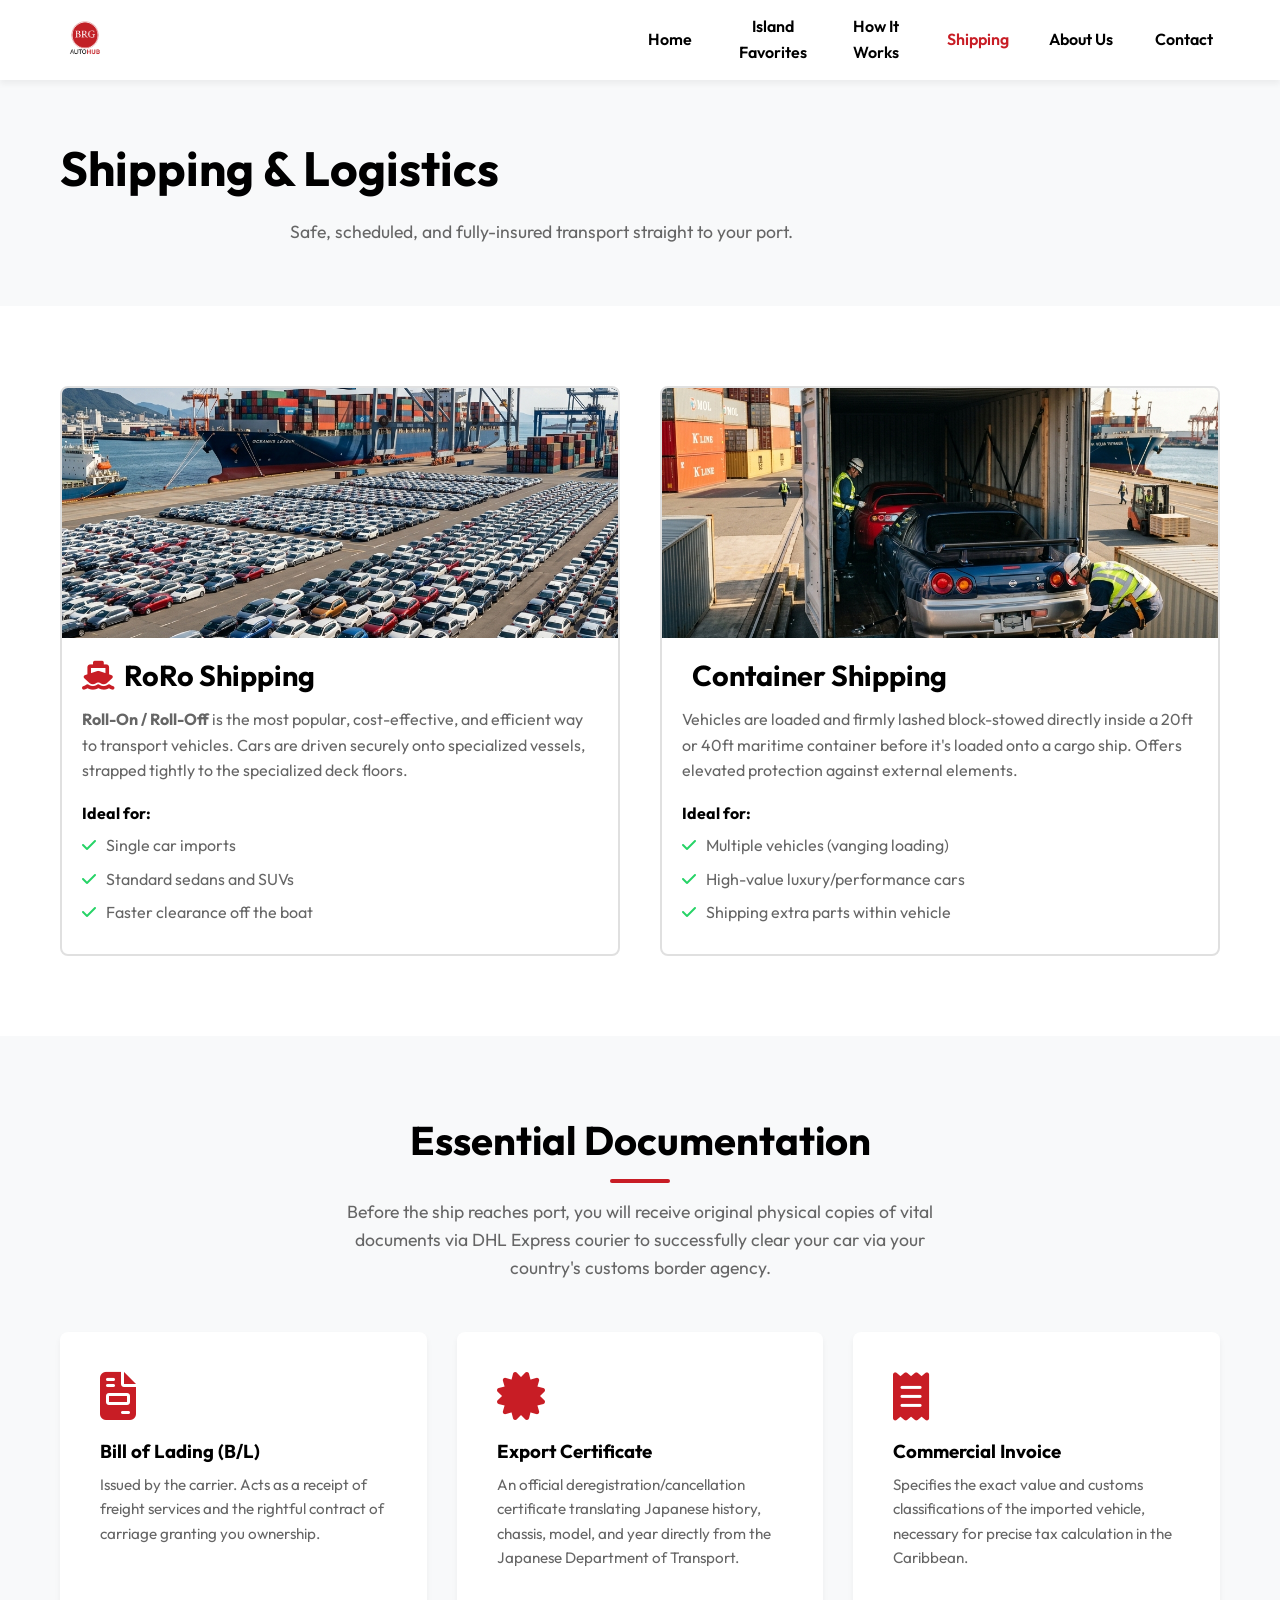
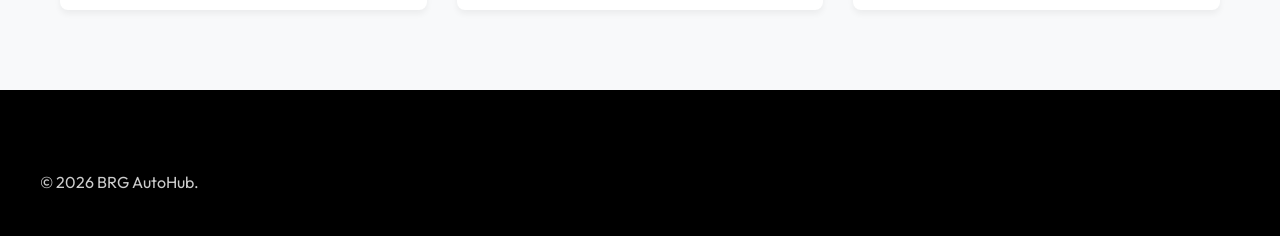
<file: shipping.html>
<!DOCTYPE html>
<html lang="en">
<head>
    <meta charset="UTF-8">
    <meta name="viewport" content="width=device-width, initial-scale=1.0">
    <title>Shipping & Logistics | Japan Car Export</title>
    <meta name="description" content="Understand the methods used to export and ship vehicles safely from Japan including RoRo and Container logistics.">
    <link rel="stylesheet" href="css/styles.css">
    <link rel="stylesheet" href="https://cdnjs.cloudflare.com/ajax/libs/font-awesome/6.4.0/css/all.min.css">
</head>
<body>

    <!-- Header Navigation -->
    <header>
        <div class="container nav-container">
            <a href="index.html" class="logo">
                <img src="images/logo.png" alt="BRG AutoHub Logo">
            </a>
            
            <button class="mobile-menu-btn">
                <i class="fa-solid fa-bars"></i>
            </button>
            
            <ul class="nav-links">
                <li><a href="index.html">Home</a></li>
                <li><a href="favorites.html">Island Favorites</a></li>
                <li><a href="how-it-works.html">How It Works</a></li>
                <li><a href="shipping.html" class="active">Shipping</a></li>
                <li><a href="about.html">About Us</a></li>
                <li><a href="contact.html">Contact</a></li>
            </ul>
        </div>
    </header>

    <section class="section section-light" style="padding: 60px 0;">
        <div class="container text-center">
            <h1 class="fade-up" style="font-size: 3rem; margin-bottom: 20px;">Shipping & Logistics</h1>
            <p class="fade-up" style="max-width: 700px; margin: 0 auto; color: var(--text-grey); font-size: 1.1rem;">
                Safe, scheduled, and fully-insured transport straight to your port.
            </p>
        </div>
    </section>

    <!-- Shipping Methods -->
    <section class="section">
        <div class="container">
            <div class="grid-2 fade-up">
                <div class="card" style="border: 2px solid var(--border-color); box-shadow: none;">
                    <img src="images/hero.png" alt="RoRo Shipping Ship" class="card-img" style="height: 250px;">
                    <div class="card-body">
                        <div style="display: flex; justify-content: space-between; align-items: center; margin-bottom: 15px;">
                            <h3 style="font-size: 1.8rem; display: flex; align-items: center; gap: 10px;">
                                <i class="fa-solid fa-ship" style="color: var(--primary);"></i> RoRo Shipping
                            </h3>
                        </div>
                        <p style="color: var(--text-grey); margin-bottom: 20px; line-height: 1.6;">
                            <strong>Roll-On / Roll-Off</strong> is the most popular, cost-effective, and efficient way to transport vehicles. Cars are driven securely onto specialized vessels, strapped tightly to the specialized deck floors.
                        </p>
                        <h4 style="margin-bottom: 10px;">Ideal for:</h4>
                        <ul style="list-style: none;">
                            <li style="margin-bottom: 8px; color: var(--text-grey);"><i class="fa-solid fa-check" style="color: #25d366; margin-right: 10px;"></i>Single car imports</li>
                            <li style="margin-bottom: 8px; color: var(--text-grey);"><i class="fa-solid fa-check" style="color: #25d366; margin-right: 10px;"></i>Standard sedans and SUVs</li>
                            <li style="margin-bottom: 8px; color: var(--text-grey);"><i class="fa-solid fa-check" style="color: #25d366; margin-right: 10px;"></i>Faster clearance off the boat</li>
                        </ul>
                    </div>
                </div>

                <div class="card" style="border: 2px solid var(--border-color); box-shadow: none;">
                    <img src="images/container.png" alt="Container Shipping" class="card-img" style="height: 250px;">
                    <div class="card-body">
                        <div style="display: flex; justify-content: space-between; align-items: center; margin-bottom: 15px;">
                            <h3 style="font-size: 1.8rem; display: flex; align-items: center; gap: 10px;">
                                <i class="fa-solid fa-truck-container" style="color: var(--primary);"></i> Container Shipping
                            </h3>
                        </div>
                        <p style="color: var(--text-grey); margin-bottom: 20px; line-height: 1.6;">
                            Vehicles are loaded and firmly lashed block-stowed directly inside a 20ft or 40ft maritime container before it's loaded onto a cargo ship. Offers elevated protection against external elements.
                        </p>
                        <h4 style="margin-bottom: 10px;">Ideal for:</h4>
                        <ul style="list-style: none;">
                            <li style="margin-bottom: 8px; color: var(--text-grey);"><i class="fa-solid fa-check" style="color: #25d366; margin-right: 10px;"></i>Multiple vehicles (vanging loading)</li>
                            <li style="margin-bottom: 8px; color: var(--text-grey);"><i class="fa-solid fa-check" style="color: #25d366; margin-right: 10px;"></i>High-value luxury/performance cars</li>
                            <li style="margin-bottom: 8px; color: var(--text-grey);"><i class="fa-solid fa-check" style="color: #25d366; margin-right: 10px;"></i>Shipping extra parts within vehicle</li>
                        </ul>
                    </div>
                </div>
            </div>
        </div>
    </section>

    <section class="section section-light">
        <div class="container text-center">
            <h2 class="section-title fade-up">Essential Documentation</h2>
            <p class="section-subtitle fade-up">Before the ship reaches port, you will receive original physical copies of vital documents via DHL Express courier to successfully clear your car via your country's customs border agency.</p>
            
            <div class="grid-3 fade-up" style="margin-top: 50px;">
                <div style="background: white; padding: 40px; border-radius: var(--radius); box-shadow: var(--shadow-sm);">
                    <i class="fa-solid fa-file-invoice" style="font-size: 3rem; color: var(--primary); margin-bottom: 20px;"></i>
                    <h3 style="margin-bottom: 10px;">Bill of Lading (B/L)</h3>
                    <p style="color: var(--text-grey); font-size: 0.95rem;">Issued by the carrier. Acts as a receipt of freight services and the rightful contract of carriage granting you ownership.</p>
                </div>
                <div style="background: white; padding: 40px; border-radius: var(--radius); box-shadow: var(--shadow-sm);">
                    <i class="fa-solid fa-certificate" style="font-size: 3rem; color: var(--primary); margin-bottom: 20px;"></i>
                    <h3 style="margin-bottom: 10px;">Export Certificate</h3>
                    <p style="color: var(--text-grey); font-size: 0.95rem;">An official deregistration/cancellation certificate translating Japanese history, chassis, model, and year directly from the Japanese Department of Transport.</p>
                </div>
                <div style="background: white; padding: 40px; border-radius: var(--radius); box-shadow: var(--shadow-sm);">
                    <i class="fa-solid fa-receipt" style="font-size: 3rem; color: var(--primary); margin-bottom: 20px;"></i>
                    <h3 style="margin-bottom: 10px;">Commercial Invoice</h3>
                    <p style="color: var(--text-grey); font-size: 0.95rem;">Specifies the exact value and customs classifications of the imported vehicle, necessary for precise tax calculation in the Caribbean.</p>
                </div>
            </div>
        </div>
    </section>

    <!-- Footer -->
    <footer>
        <div class="container text-center" style="padding: 20px 0;">
            <p style="color: #CCC;">&copy; 2026 BRG AutoHub.</p>
        </div>
    </footer>
    <script src="js/main.js"></script>
</body>
</html>
</file>
<file: css/styles.css>
@import url('https://fonts.googleapis.com/css2?family=Outfit:wght@300;400;600;700&display=swap');

:root {
  --primary: #C81D25;
  --primary-hover: #A0161D;
  --secondary: #000000;
  --secondary-hover: #333333;
  --bg-color: #FFFFFF;
  --bg-light: #F8F9FA;
  --text-dark: #1A1A1A;
  --text-grey: #666666;
  --border-color: #E0E0E0;
  --transition: all 0.3s cubic-bezier(0.25, 0.8, 0.25, 1);
  --shadow-sm: 0 4px 6px rgba(0, 0, 0, 0.05);
  --shadow-md: 0 10px 15px rgba(0, 0, 0, 0.1);
  --shadow-lg: 0 20px 25px rgba(0, 0, 0, 0.15);
  --radius: 8px;
}

* {
  margin: 0;
  padding: 0;
  box-sizing: border-box;
}

html {
  scroll-behavior: smooth;
}

body {
  font-family: 'Outfit', sans-serif;
  color: var(--text-dark);
  background-color: var(--bg-color);
  line-height: 1.6;
  overflow-x: hidden;
}

/* Back to Top */
.back-to-top {
  position: fixed;
  bottom: 110px;
  right: 35px;
  width: 50px;
  height: 50px;
  background-color: var(--secondary);
  color: #FFF;
  border: none;
  border-radius: 50%;
  box-shadow: var(--shadow-md);
  cursor: pointer;
  font-size: 1.2rem;
  display: flex;
  align-items: center;
  justify-content: center;
  opacity: 0;
  visibility: hidden;
  transition: var(--transition);
  z-index: 99;
}

.back-to-top.show {
  opacity: 1;
  visibility: visible;
  transform: translateY(0);
}

.back-to-top:hover {
  background-color: var(--primary);
  transform: translateY(-5px);
}

h1,
h2,
h3,
h4,
h5,
h6 {
  font-weight: 700;
  line-height: 1.2;
  color: var(--secondary);
}

a {
  text-decoration: none;
  color: inherit;
  transition: var(--transition);
}

img {
  max-width: 100%;
  height: auto;
  display: block;
}

.container {
  width: 100%;
  max-width: 1200px;
  margin: 0 auto;
  padding: 0 20px;
}

.section {
  padding: 50px 0;
}

.section-light {
  background-color: var(--bg-light);
}

.section-title {
  font-size: 2.5rem;
  text-align: center;
  margin-bottom: 15px;
  position: relative;
}

.section-title::after {
  content: '';
  display: block;
  width: 60px;
  height: 4px;
  background-color: var(--primary);
  margin: 15px auto 0;
  border-radius: 2px;
}

.section-subtitle {
  text-align: center;
  color: var(--text-grey);
  max-width: 600px;
  margin: 0 auto 50px;
  font-size: 1.1rem;
}

/* Buttons */
.btn {
  display: inline-block;
  padding: 12px 28px;
  font-weight: 600;
  border-radius: var(--radius);
  cursor: pointer;
  text-align: center;
  border: none;
  font-size: 1rem;
  transition: var(--transition);
}

.btn-primary {
  background-color: var(--primary);
  color: #FFF;
}

.btn-primary:hover {
  background-color: var(--primary-hover);
  transform: translateY(-2px);
  box-shadow: var(--shadow-md);
}

.btn-secondary {
  background-color: var(--secondary);
  color: #FFF;
}

.btn-secondary:hover {
  background-color: var(--secondary-hover);
  transform: translateY(-2px);
  box-shadow: var(--shadow-md);
}

.btn-outline {
  background-color: transparent;
  color: var(--primary);
  border: 2px solid var(--primary);
}

.btn-outline:hover {
  background-color: var(--primary);
  color: #FFF;
}

/* Header */
header {
  background-color: #FFF;
  box-shadow: var(--shadow-sm);
  position: sticky;
  top: 0;
  z-index: 1000;
}

.nav-container {
  display: flex;
  justify-content: space-between;
  align-items: center;
  height: 80px;
}

.logo {
  font-size: 1.5rem;
  font-weight: 700;
  color: var(--secondary);
  display: flex;
  align-items: center;
  gap: 10px;
}

.logo span {
  color: var(--primary);
}

.logo img {
  max-height: 50px;
  width: auto;
}

.nav-links {
  position: absolute;
  top: 80px;
  left: 0;
  width: 100%;
  height: calc(100vh - 80px);
  background-color: #FFF;
  flex-direction: column;
  padding: 40px 20px;
  box-shadow: var(--shadow-md);
  clip-path: circle(0 at top right);
  transition: clip-path 0.5s ease-in-out;
  display: flex;
  gap: 30px;
  align-items: center;
  list-style: none;
  overflow-y: auto;
}

.nav-links li {
  width: 100%;
  text-align: center;
}

.nav-links li a {
  font-weight: 600;
  color: var(--secondary);
  font-size: 1.25rem;
  display: block;
  padding: 10px;
}

.nav-links li a:hover,
.nav-links li a.active {
  color: var(--primary);
}

.nav-links.active {
  clip-path: circle(150% at top right);
}

.mobile-menu-btn {
  display: block;
  background: none;
  border: none;
  font-size: 1.5rem;
  cursor: pointer;
  color: var(--secondary);
}

/* Hero Section */
.hero {
  position: relative;
  height: 60vh;
  min-height: 400px;
  display: flex;
  align-items: center;
  background-color: var(--secondary);
  color: #FFF;
  overflow: hidden;
  text-align: center;
}

.hero-bg {
  position: absolute;
  top: 0;
  left: 0;
  width: 100%;
  height: 100%;
  object-fit: cover;
  opacity: 0.5;
  z-index: 1;
}

.hero-content {
  position: relative;
  z-index: 2;
  max-width: 800px;
  margin: 0 auto;
}

.hero h1 {
  font-size: 2rem;
  color: #FFF;
  margin-bottom: 20px;
  text-shadow: 0 4px 6px rgba(0, 0, 0, 0.5);
}

.hero p {
  font-size: 1.25rem;
  margin-bottom: 30px;
  text-shadow: 0 2px 4px rgba(0, 0, 0, 0.5);
  opacity: 0.9;
}

.hero-btns {
  display: flex;
  gap: 15px;
  justify-content: center;
}

/* Grid Layouts - Mobile First (1 Column) */
.grid-2 {
  display: grid;
  grid-template-columns: 1fr;
  gap: 40px;
  align-items: center;
}

.grid-3 {
  display: grid;
  grid-template-columns: 1fr;
  gap: 30px;
}

.grid-4 {
  display: grid;
  grid-template-columns: 1fr;
  gap: 20px;
}

/* Cards */
.card {
  background: #FFF;
  border-radius: var(--radius);
  overflow: hidden;
  box-shadow: var(--shadow-sm);
  transition: var(--transition);
  border: 1px solid var(--border-color);
}

.card:hover {
  transform: translateY(-10px);
  box-shadow: var(--shadow-lg);
}

.card-img {
  width: 100%;
  height: 220px;
  object-fit: cover;
}

.card-body {
  padding: 20px;
}

.card-title {
  font-size: 1.25rem;
  margin-bottom: 10px;
}

.card-price {
  color: var(--primary);
  font-size: 1.5rem;
  font-weight: 700;
  margin-bottom: 15px;
}

.card-specs {
  display: flex;
  justify-content: space-between;
  border-top: 1px solid var(--border-color);
  padding-top: 15px;
  margin-bottom: 20px;
  color: var(--text-grey);
  font-size: 0.9rem;
}

.badge {
  background-color: var(--primary);
  color: white;
  padding: 4px 10px;
  border-radius: 20px;
  font-size: 0.8rem;
  font-weight: 600;
  position: absolute;
  top: 15px;
  right: 15px;
}

/* Stats */
.stats-container {
  display: grid;
  grid-template-columns: 1fr;
  gap: 20px;
  text-align: center;
}

.stat-item {
  padding: 30px;
  background: white;
  border-radius: var(--radius);
  box-shadow: var(--shadow-sm);
  transition: var(--transition);
}

.stat-item:hover {
  transform: scale(1.05);
}

.stat-number {
  font-size: 3rem;
  font-weight: 700;
  color: var(--primary);
  margin-bottom: 10px;
}

.stat-label {
  font-size: 1.1rem;
  color: var(--secondary);
  font-weight: 600;
}

/* Footer */
footer {
  background-color: var(--secondary);
  color: #FFF;
  padding: 60px 0 20px;
}

.footer-grid {
  display: grid;
  grid-template-columns: 1fr;
  gap: 40px;
  margin-bottom: 40px;
}

.footer-logo {
  font-size: 1.5rem;
  font-weight: 700;
  margin-bottom: 20px;
  color: #FFF;
}

.footer-logo span {
  color: var(--primary);
}

.footer-desc {
  color: #CCC;
  margin-bottom: 20px;
}

.social-links {
  display: flex;
  gap: 15px;
}

.social-btn {
  width: 40px;
  height: 40px;
  border-radius: 50%;
  background-color: #333;
  display: flex;
  align-items: center;
  justify-content: center;
  color: #FFF;
  transition: var(--transition);
}

.social-btn:hover {
  background-color: var(--primary);
  transform: translateY(-3px);
}

.footer-heading {
  font-size: 1.2rem;
  margin-bottom: 20px;
  color: #FFF;
}

.footer-links {
  list-style: none;
}

.footer-links li {
  margin-bottom: 10px;
}

.footer-links a {
  color: #CCC;
}

.footer-links a:hover {
  color: var(--primary);
  padding-left: 5px;
}

.footer-contact li {
  display: flex;
  gap: 10px;
  margin-bottom: 15px;
  color: #CCC;
}

.footer-contact i {
  color: var(--primary);
  margin-top: 5px;
}

.footer-bottom {
  text-align: center;
  padding-top: 20px;
  border-top: 1px solid #333;
  color: #888;
  font-size: 0.9rem;
}

/* WhatsApp Float */
.whatsapp-float {
  position: fixed;
  bottom: 30px;
  right: 30px;
  width: 60px;
  height: 60px;
  background-color: #25d366;
  color: #FFF;
  border-radius: 50%;
  display: flex;
  align-items: center;
  justify-content: center;
  font-size: 30px;
  box-shadow: var(--shadow-lg);
  z-index: 100;
  transition: var(--transition);
}

.whatsapp-float:hover {
  transform: scale(1.1);
  box-shadow: 0 15px 30px rgba(37, 211, 102, 0.4);
}

/* Animations */
.fade-up {
  opacity: 0;
  transform: translateY(30px);
  transition: opacity 0.8s ease-out, transform 0.8s ease-out;
}

.fade-up.visible {
  opacity: 1;
  transform: translateY(0);
}

/* ========================================================================= */
/* Responsive - Mobile First Approach                                        */
/* ========================================================================= */

/* Mobile Enhancements (Phones) */
@media (max-width: 767px) {
  h1[style*="font-size"] {
    font-size: 2.2rem !important;
  }
  h2[style*="font-size"], .section-title {
    font-size: 1.8rem !important;
  }
  h3[style*="font-size"] {
    font-size: 1.4rem !important;
  }
  .hero {
    height: auto;
    min-height: 500px;
    padding: 100px 0 60px;
  }
  .hero-bg {
    opacity: 0.35 !important;
  }
  .hero h1 {
    font-size: 1.8rem;
    line-height: 1.3;
    text-shadow: 2px 4px 8px rgba(0, 0, 0, 0.9);
    margin-bottom: 15px;
    padding: 0 10px;
  }
  .hero p {
    font-size: 1.05rem;
    line-height: 1.5;
    text-shadow: 1px 2px 6px rgba(0, 0, 0, 0.9);
    margin-bottom: 25px;
    padding: 0 10px;
  }
  .hero-btns {
    flex-direction: column;
    gap: 15px;
    padding: 0 10px;
  }
  .hero-btns .btn {
    width: 100%;
  }
  .card-img {
    height: 200px !important;
  }
  .whatsapp-float {
    bottom: 20px;
    right: 20px;
    width: 50px;
    height: 50px;
    font-size: 25px;
  }
  .footer-grid > div {
    text-align: center;
  }
  .social-links {
    justify-content: center;
  }
  .footer-contact li {
    justify-content: center;
  }
  .grid-2 > div[style*="background-color: #F0F2F5;"] iframe {
    width: 100% !important;
  }
}

/* Tablet & Smaller Laptops */
@media (min-width: 768px) {
  .mobile-menu-btn {
    display: none;
  }

  .nav-links {
    position: static;
    top: auto;
    left: auto;
    width: auto;
    height: auto;
    background-color: transparent;
    flex-direction: row;
    padding: 0;
    box-shadow: none;
    clip-path: none !important;
    overflow-y: visible;
  }

  .nav-links li a {
    font-size: 1rem;
    padding: 0;
  }

  .hero {
    height: 80vh;
    min-height: 600px;
    text-align: left;
  }

  .hero-content {
    margin: 0;
  }

  .hero-btns {
    justify-content: flex-start;
  }

  .grid-2,
  .grid-3,
  .grid-4 {
    grid-template-columns: repeat(2, 1fr);
  }

  .stats-container {
    grid-template-columns: repeat(2, 1fr);
  }

  .footer-grid {
    grid-template-columns: repeat(2, 1fr);
  }
}

/* Desktop & Large Screens */
@media (min-width: 992px) {
  .hero h1 {
    font-size: 3.5rem;
  }
  .section {
    padding: 80px 0;
  }
  .section-title {
    font-size: 2.5rem;
  }

  .grid-3 {
    grid-template-columns: repeat(3, 1fr);
  }

  .grid-4 {
    grid-template-columns: repeat(4, 1fr);
  }

  .stats-container {
    grid-template-columns: repeat(4, 1fr);
  }

  .footer-grid {
    grid-template-columns: 2fr 1fr 1fr 1.5fr;
  }
}

/* Custom Scroll Styles Extracted From JS Request */
.scrollable-container::-webkit-scrollbar {
    display: none;
}
.scrollable-container {
    -ms-overflow-style: none; /* IE and Edge */
    scrollbar-width: none;    /* Firefox */
}

.scroll-toggle {
    position: absolute;
    top: 50%;
    transform: translateY(-50%);
    background: rgba(0, 0, 0, 0.5);
    color: white;
    border: none;
    border-radius: 50%;
    width: 40px;
    height: 40px;
    display: flex;
    align-items: center;
    justify-content: center;
    cursor: pointer;
    z-index: 10;
    transition: var(--transition);
}
.scroll-toggle:hover {
    background: var(--primary);
}

/* Adjusting Toggle Positions */
.scroll-toggle.left { left: -10px; }
.scroll-toggle.right { right: -10px; }
.scroll-toggle.img-left { left: 5px; }
.scroll-toggle.img-right { right: 5px; }

/* In mobile layouts adjust card size */
.responsive-card {
  flex: 0 0 calc(33.333% - 14px) !important;
  min-width: 320px;
  max-width: 400px;
}

@media (max-width: 767px) {
  .responsive-card {
    flex: 0 0 46% !important; /* Shows 2+ boxes in a single view */
    min-width: 0; 
    max-width: none;
    padding: 0 !important;
  }
  .responsive-card .card-body {
    padding: 12px !important;
  }
  .responsive-card .card-title {
    font-size: 0.95rem !important;
    margin-bottom: 5px !important;
    white-space: nowrap;
    overflow: hidden;
    text-overflow: ellipsis;
  }
  .responsive-card p {
    font-size: 0.8rem !important;
    margin-bottom: 8px !important;
    line-height: 1.3 !important;
    display: -webkit-box;
    line-clamp: 2;
    -webkit-line-clamp: 2;
    -webkit-box-orient: vertical;
    overflow: hidden;
  }
  .responsive-card .card-specs {
    margin-bottom: 10px !important;
    padding-top: 8px !important;
    font-size: 0.75rem !important;
    gap: 5px;
  }
  .responsive-card .image-wrapper {
    height: 140px !important;
  }
  .responsive-card .btn {
    padding: 8px 5px !important;
    font-size: 0.75rem !important;
  }
  .responsive-card .badge {
    padding: 2px 6px !important;
    font-size: 0.65rem !important;
    top: 10px !important;
    right: 10px !important;
  }
  .responsive-card .year-options-container {
    margin-top: 10px !important;
    padding-top: 10px !important;
  }
  .responsive-card .year-options-container a {
    font-size: 0.75rem !important;
    padding: 4px 6px !important;
  }
}

@media (min-width: 768px) and (max-width: 991px) {
  .responsive-card {
    flex: 0 0 calc(50% - 14px) !important;
  }
}
</file>
